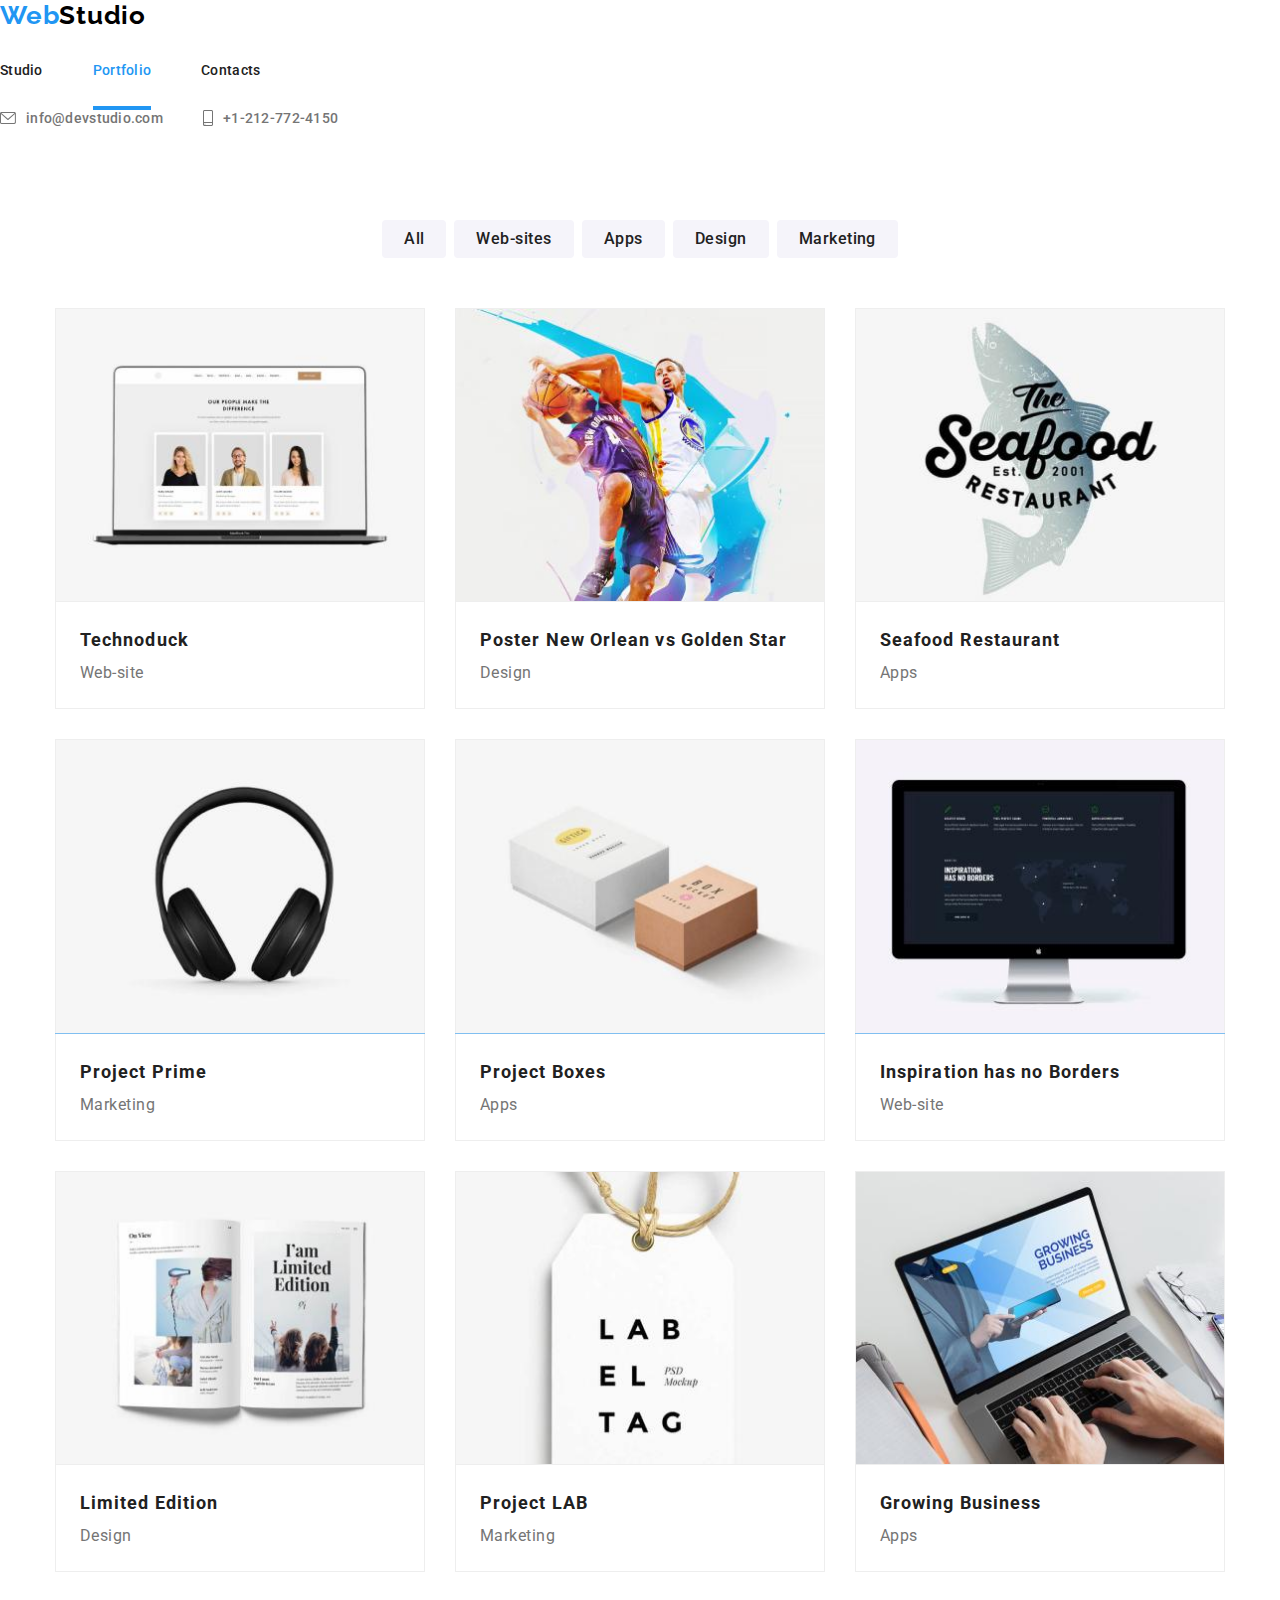
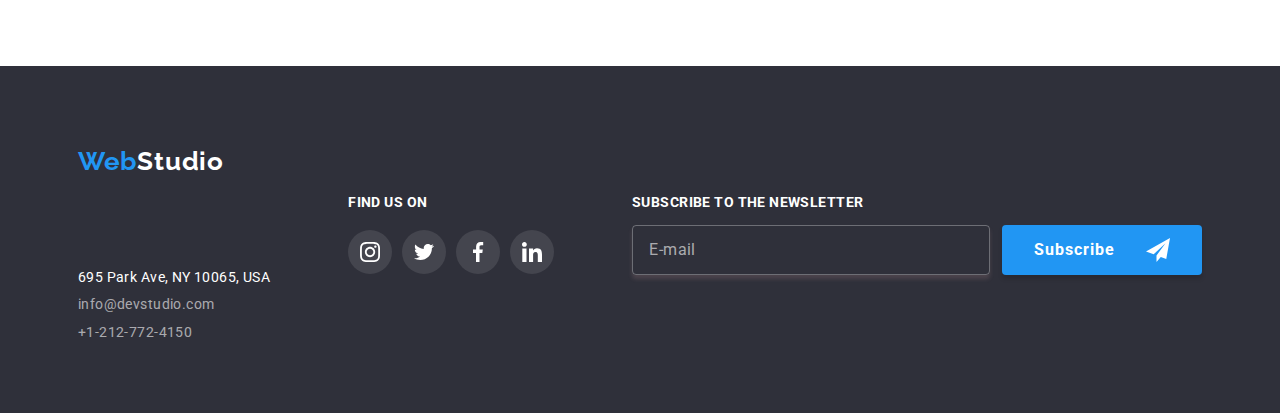
<file: portfolio.html>
<!DOCTYPE html>
<html lang="en">
  <head>
    <meta charset="UTF-8" />
    <meta name="viewport" content="width=device-width, initial-scale=1.0" />
    <title>WebStudio</title>
    <link
      rel="stylesheet"
      href="https://cdnjs.cloudflare.com/ajax/libs/modern-normalize/1.0.0/modern-normalize.min.css"
    />
    <link rel="stylesheet" href="css/styles.css" />
    <link rel="preconnect" href="https://fonts.gstatic.com" crossorigin />
    <link
      href="https://fonts.googleapis.com/css2?family=Raleway:wght@700&family=Roboto:wght@400;500;700;900&display=swap"
      rel="stylesheet"
    />
  </head>
  <body>
    <div class="container">
      <header class="global-header">
         <div class="mobile-header">
          <a href="index.html" class="logo">
            <span class="logo-web">Web</span
            ><span class="logo-studio">Studio</span>
          </a>
         </div> 

        <div class="nav-container">
          <a href="index.html" class="logo">
            <span class="logo-web">Web</span
            ><span class="logo-studio">Studio</span>
          </a>
          <nav class="main-navigation">
            <ul class="header-navigation">
              <li><a href="./index.html">Studio</a></li>
              <li><a href="./portfolio.html" id="current">Portfolio</a></li>
              <li><a href="./contacts.html">Contacts</a></li>
            </ul>
          </nav>

          <div class="contacts">
            <div class="email-contact">
              <svg class="icon-envelope">
                <use href="./images/icons.svg#icon-envelopesvg" />
              </svg>
              <a href="mailto:info@devstudio.com">info@devstudio.com</a>
            </div>
            <div class="phone-contact">
              <svg class="icon-smartphone">
                <use href="./images/icons.svg#icon-smartphonesvg" />
              </svg>
              <a href="tel:+1-212-772-4150">+1-212-772-4150</a>
            </div>
          </div>
        </div>
      </header>

      <main>
        <section class="section">
          <ul class="buttons">
            <li><button type="button">All</button></li>
            <li><button type="button">Web-sites</button></li>
            <li><button type="button">Apps</button></li>
            <li><button type="button">Design</button></li>
            <li><button type="button">Marketing</button></li>
          </ul>

          <ul class="services-types">
            <li class="item">
              <div class="image-container">
                <img
                  src="./images/img-technoduck.jpg"
                  alt="web-site-technoduck"
                  width="370"
                  height="294"
                />
                <div class="overlay">
                  <p>
                    Technoduck is a state-of-the-art coronavirus distribution
                    platform. Companies use this platform for digital espionage
                    and attacks on competitors' secure servers.
                  </p>
                </div>
              </div>
              <div class="services-types-names">
                <h3>Technoduck</h3>
                <p>Web-site</p>
              </div>
            </li>
            <li class="item">
              <div class="image-container">
                <img
                  src="./images/img-poster.jpg"
                  alt="design-poster"
                  width="370"
                  height="294"
                />
                <div class="overlay">
                  <p>
                    Lorem ipsum, dolor sit amet consectetur adipisicing elit.
                    Deserunt distinctio ducimus recusandae commodi, similique
                    excepturi cumque. Recusandae reprehenderit voluptas commodi!
                  </p>
                </div>
              </div>
              <div class="services-types-names">
                <h3>Poster New Orlean vs Golden Star</h3>
                <p>Design</p>
              </div>
            </li>
            <li class="item">
              <div class="image-container">
                <img
                  src="./images/img-seafood.jpg"
                  alt="apps-seafood-restaurant"
                  width="370"
                  height="294"
                />
                <div class="overlay">
                  <p>
                    Lorem ipsum, dolor sit amet consectetur adipisicing elit.
                    Deserunt distinctio ducimus recusandae commodi, similique
                    excepturi cumque. Recusandae reprehenderit voluptas commodi!
                  </p>
                </div>
              </div>
              <div class="services-types-names">
                <h3>Seafood Restaurant</h3>
                <p>Apps</p>
              </div>
            </li>
            <li class="item">
              <div class="image-container">
                <img
                  src="./images/img-project-prime.jpg"
                  alt="marketing-project-prime"
                  width="370"
                  height="294"
                />
                <div class="overlay">
                  <p>
                    Lorem ipsum, dolor sit amet consectetur adipisicing elit.
                    Deserunt distinctio ducimus recusandae commodi, similique
                    excepturi cumque. Recusandae reprehenderit voluptas commodi!
                  </p>
                </div>
              </div>
              <div class="services-types-names">
                <h3>Project Prime</h3>
                <p>Marketing</p>
              </div>
            </li>
            <li class="item">
              <div class="image-container">
                <img
                  src="./images/img-project-boxes.jpg"
                  alt="apps-project-boxes"
                  width="370"
                  height="294"
                />
                <div class="overlay">
                  <p>
                    Lorem ipsum, dolor sit amet consectetur adipisicing elit.
                    Deserunt distinctio ducimus recusandae commodi, similique
                    excepturi cumque. Recusandae reprehenderit voluptas commodi!
                  </p>
                </div>
              </div>
              <div class="services-types-names">
                <h3>Project Boxes</h3>
                <p>Apps</p>
              </div>
            </li>
            <li class="item">
              <div class="image-container">
                <img
                  src="./images/img-inpiration.jpg"
                  alt="web-site-inspiration"
                  width="370"
                  height="294"
                />
                <div class="overlay">
                  <p>
                    Lorem ipsum, dolor sit amet consectetur adipisicing elit.
                    Deserunt distinctio ducimus recusandae commodi, similique
                    excepturi cumque. Recusandae reprehenderit voluptas commodi!
                  </p>
                </div>
              </div>
              <div class="services-types-names">
                <h3>Inspiration has no Borders</h3>
                <p>Web-site</p>
              </div>
            </li>
            <li class="item">
              <div class="image-container">
                <img
                  src="./images/img-limited-edition.jpg"
                  alt="design-limited-edition"
                  width="370"
                  height="294"
                />
                <div class="overlay">
                  <p>
                    Lorem ipsum, dolor sit amet consectetur adipisicing elit.
                    Deserunt distinctio ducimus recusandae commodi, similique
                    excepturi cumque. Recusandae reprehenderit voluptas commodi!
                  </p>
                </div>
              </div>
              <div class="services-types-names">
                <h3>Limited Edition</h3>
                <p>Design</p>
              </div>
            </li>
            <li class="item">
              <div class="image-container">
                <img
                  src="./images/img-project-lab.jpg"
                  alt="marketing-project-lab"
                  width="370"
                  height="294"
                />
                <div class="overlay">
                  <p>
                    Lorem ipsum, dolor sit amet consectetur adipisicing elit.
                    Deserunt distinctio ducimus recusandae commodi, similique
                    excepturi cumque. Recusandae reprehenderit voluptas commodi!
                  </p>
                </div>
              </div>
              <div class="services-types-names">
                <h3>Project LAB</h3>
                <p>Marketing</p>
              </div>
            </li>
            <li class="item">
              <div class="image-container">
                <img
                  src="./images/img-growing-business.jpg"
                  alt="apps-growing-business"
                  width="370"
                  height="294"
                />
                <div class="overlay">
                  <p>
                    Lorem ipsum, dolor sit amet consectetur adipisicing elit.
                    Deserunt distinctio ducimus recusandae commodi, similique
                    excepturi cumque. Recusandae reprehenderit voluptas commodi!
                  </p>
                </div>
              </div>
              <div class="services-types-names">
                <h3>Growing Business</h3>
                <p>Apps</p>
              </div>
            </li>
          </ul>
        </section>
      </main>

      <footer class="global-footer">
        <div class="footer-parent">
          <div class="footer-logo-and-address">
            <div class="footer-logo-container">
              <a href="index.html" class="footer-logo"
                ><span class="footer-logo-web">Web</span
                ><span class="footer-logo-studio">Studio</span></a
              >
            </div>
            <br />
            <br />
            <address class="address">
              <p class="phisical-address">695 Park Ave, NY 10065, USA</p>
              <p class="footer-contact">info@devstudio.com</p>
              <p class="footer-contact">+1-212-772-4150</p>
            </address>
          </div>
          <div class="footer-social-links">
            <h4>FIND US ON</h4>
            <ul class="list-of-social-links">
              <li class="item-list-footer-link">
                <a class="footer-icons">
                  <svg>
                    <use href="./images/icons.svg#icon-instagram-2" />
                  </svg>
                </a>
              </li>
              <li class="item-list-footer-link">
                <a class="footer-icons">
                  <svg>
                    <use href="./images/icons.svg#icon-twitter" />
                  </svg>
                </a>
              </li>
              <li class="item-list-footer-link">
                <a class="footer-icons">
                  <svg>
                    <use href="./images/icons.svg#icon-facebook" />
                  </svg>
                </a>
              </li>
              <li class="item-list-footer-link">
                <a class="footer-icons">
                  <svg>
                    <use href="./images/icons.svg#icon-linkedin" />
                  </svg>
                </a>
              </li>
            </ul>
          </div>
          <form class="subscribe-newsletter">
            <label class="form-label"> Subscribe to the newsletter</label>
            <div class="subscribe-container">
              <input
                type="email"
                name="email"
                class="input-email"
                placeholder="E-mail"
              />
              <button type="submit" class="subscribe-button">
                <span>Subscribe</span>
                <svg>
                  <use href="./images/icons.svg#icon-icon-send" />
                </svg>
              </button>
            </div>
          </form>
        </div>
      </footer>
    </div>
  </body>
</html>
</file>
<file: css/styles.css>
:root {
    --default-background: #FFFFFF;
    --active-link: #2196F3;
    --footer-background: #2F303A;
    --title-color: #212121;
    --paragraph-color: #757575;
    --buttons-background: #F5F4FA;
    --default-color: #000;
    --social-icons-color: #AFB1B8;
    --transition: 250ms cubic-bezier(0.4, 0, 0.2, 1);
    --width-mobile: 450px;
    --width-tablet: 354px;
    --width-desktop: 270px;
}

* {
    padding: 0;
    margin: 0;
}

body {
    font-family: Roboto, 'Courier New', Courier, monospace;
    background-color: var(--default-background);
    font-style: normal;
    width: 100%;
    overflow-x: hidden;
}

.section {
    padding-top: 60px;
    padding-bottom: 60px;
    width: auto;
    height: auto;
}

.mobile-header {
    height: 60px;
    position: relative;
}

.mobile-logo {
    position: absolute;
    top: 16px;
    left: 15px;
    font-family: Raleway, 'Courier New', Courier, monospace;
    font-size: 26px;
    font-weight: 700;
    line-height: normal;
    letter-spacing: 0.78px;
}

.nav-container-mobile {
    position: absolute;
    top: 10px;
    right: 10px;
    cursor: pointer;
    transition: fill var(--transition);
}

.nav-container-mobile:hover {
    fill: var(--active-link) ;
}

.nav-container-mobile svg {
    width: 40px;
    height: 40px;
}

.nav-container-desktop {
    display: none;
}

.logo {
    font-family: Raleway, 'Courier New', Courier, monospace;
    font-size: 26px;
    font-weight: 700;
    line-height: normal;
    letter-spacing: 0.78px;
    padding-top: 25px;
    padding-bottom: 25px;
}

.logo-web {
    color: var(--active-link);
}

.logo-studio {
    color: var(--default-color);
}

a {
    text-decoration: none;
}

ul {
    list-style-type: none;
}

#current {
 color: var(--active-link);
 border-bottom: 4px solid var(--active-link);
 padding-bottom: 28px;
}

.header-navigation {
    display: flex;
    gap: 50px;
    font-size: 14px;
    font-weight: 500;
    line-height: normal;
    letter-spacing: 0.28px;
    padding-top: 32px;
    padding-bottom: 32px;
}

.header-navigation a {
    color: var(--title-color);
    transition: color var(--transition);
}

.header-navigation a:hover,
.header-navigation a:focus,
.header-navigation a:active {
    color: var(--active-link);
}

.contacts a {
    color: var(--paragraph-color);
    transition: color var(--transition);
}

.contacts a:hover {
    color: var(--active-link);
}

.icon-envelope {
    width: 16px;
    height: 11.996px;
    flex-shrink: 0;
    margin-right: 10px;
    fill: var(--paragraph-color);
}

.email-contact {
    display: flex;
    align-items: center; 
    transition: color var(--transition), fill var(--transition);
}

.email-contact:hover svg,
.email-contact:focus svg,
.email-contact:hover a,
.email-contact:focus a
 {
    fill: var(--active-link);
    color: var(--active-link);
}

.icon-smartphone {
    width: 10px;
    height: 16px;
    flex-shrink: 0;
    fill: var(--paragraph-color);
    margin-right: 10px;
}

.phone-contact {
    display: flex;
    align-items: center;
    justify-content: flex-start; 
    transition: color var(--transition), fill var(--transition);
}

.phone-contact:hover svg,
.phone-contact:hover a {
    fill: var(--active-link);
    color: var(--active-link);
}

.request-service {
    background-image: linear-gradient(rgba(47, 48, 58, 0.40), rgba(47, 48, 58, 0.40)), url(../images/background-section.jpg);
    height: 600px;
    display: flex;
    flex-direction: column;
    align-items: center;
    justify-content: center;
    margin: 0px;
    width: 100%;
    background-repeat: no-repeat;
    background-position: center;
    background-size: cover;
    gap: 30px;
    
}

.main-title {
    color: var(--default-background);
    text-align: center;
    font-size: 44px;
    font-weight: 900;
    line-height: 1.36;
    /* 136.364% */
    letter-spacing: 2.64px;
    text-transform: uppercase;
   x
}

.request-button {
    color: var(--default-background);
    font-family: inherit;
    text-align: center;
    font-size: 16px;
    font-weight: 700;
    line-height: 1.87;
    /* 187.5% */
    letter-spacing: 0.96px;
    background: var(--active-link);
    cursor: pointer;
    transition: background-color var(--transition);
    width: 200px;
    height: 50px;
    border-radius: 4px;
    border: none;
    box-shadow: 0px 4px 4px 0px rgba(0, 0, 0, 0.15);
}

.request-button:hover,
.request-button:focus {
    background-color: #188ceb;
}

.values-and-images {
    width: auto;
}

.company-values h3 {
    color: var(--title-color);
    width: 94vw; 
    height: 16px;
    font-size: 14px;
    font-weight: 700;
    line-height: normal;
    letter-spacing: 0.42px;
    text-transform: uppercase;
    padding-bottom: 10px;
    text-align: center;
}

.company-values {
    display: flex;
    justify-content: center;
    flex-wrap: wrap;
    gap: 30px;
    width: 100vw;
}

.company-values p {
    font-size: 14px;
    line-height: 24px;
    /* 171.429% */
    letter-spacing: 0.42px;
    width: 94vw;
    height: auto;
    padding-top: 10px;
}

.company-values svg {
    width: 64px;
    height: 64px;
}

.icons-company-values {
    width: 94vw; 
    height: 120px;
    flex-shrink: 0;
    background: var(--buttons-background);
    border-radius: 4px;
    margin-bottom: 30px;
    display: flex;
    justify-content: center;
    align-items: center;
}

p {
color: var(--paragraph-color);
}

.what-we-do-section {
    display: none;
}

.sections-title {
    color: var(--title-color);
    text-align: center;
    font-size: 28px;
    font-weight: 700;
    line-height: normal;
    letter-spacing: 1.08px;
    padding-bottom: 30px;
}

.images-what-we-do {
    display: flex;
    justify-content: center;
    flex-wrap: wrap;
    gap: 30px;
    max-width: auto;
}

.image-and-description {
    position: relative;
    display: flex;
    justify-content: center;
    align-items: center;
}

.image-and-description img {
    width: 370px;
    height: 294;
}

.image-description {
    position: absolute;
    bottom: 0;
    left: 0;
    color: var(--default-background);
    text-align: center;
    font-size: 14px;
    font-weight: 700;
    line-height: normal;
    letter-spacing: 0.42px;
    background: rgba(47, 48, 58, 0.80);
    padding-top: 27px;
    padding-bottom: 27px;
    margin: auto;
    width: 370px;
    height: 70px;
    flex-shrink: 0;
}

.our-team {
    background: var(--buttons-background);
    width: auto;
    height: auto;
}

.img-our-team {
    display: block;
    width: var(--width-mobile);
    height: auto;
    width: 94vw;
    height: auto;
}

.our-team-content {
    display: flex;
    flex-wrap: wrap;
    justify-content: center;
    gap: 30px;
    margin-right: 0px;
    padding-right: 0px;
    width: 100vw;
}

.item-our-team {
    margin-right: 0px;
    padding-right: 0px;
    box-shadow: 0px 2px 1px 0px rgba(0, 0, 0, 0.20), 0px 1px 1px 0px rgba(0, 0, 0, 0.14), 0px 1px 3px 0px rgba(0, 0, 0, 0.12);
    width: 94vw;
}

.names-our-team {
    width: auto;
    background-color: var(--default-background);
}

.our-team h3 {
    color: var(--title-color);
    text-align: center;
    font-size: 16px;
    font-weight: 500;
    line-height: normal;
    letter-spacing: 0.48px;
    padding-top: 30px;
    padding-bottom: 10px;
}

.our-team p {
    text-align: center;
    font-size: 16px;
    font-weight: 400;
    line-height: normal;
    letter-spacing: 0.48px;
    padding-bottom: 16px;
}

.our-team-icons {
    display: flex;
    justify-content: center;
    background-color: var(--default-background);
    padding-bottom: 30px;
    border-radius: 0px 0px 4px 4px;
    width: auto;
    gap: 10px;
}

.our-team-icon {
    width: 44px;
    height: 44px;
    flex-shrink: 0;
    fill: var(--social-icons-color);
    display: flex;
    align-items: center;
    justify-content: center;
    transition: background-color var(--transition), border-radius var(--transition), fill var(--transition);
}

.our-team-icon svg {
    width: 20px;
    height: 20px;
    flex-shrink: 0;
}

.our-team-icon:hover,
.our-team-icon:focus
 {
    background-color: var(--active-link);
    border-radius: 50px;
    fill: var(--default-background);
}

.list-of-links {
    display: flex;
    justify-content: center; 
    align-items: center;
    margin-top: 10px;
    flex-wrap: wrap;
    gap: 30px;
}

.list-of-links li {
    display: flex;
    justify-content: center;
    align-items: center;
    width: 210px;
    height: 92px;
    flex-shrink: 0;
    border-radius: 4px;
    border: 1px solid #AFB1B8;
    /* padding: 16px 32px; */
    fill: var(--social-icons-color);
    transition: border var(--transition), fill var(--transition);
}

.item-list-of-links svg {
    width: 106px;
    height: 60px;
    flex-shrink: 0;
}

.list-of-links li:hover,
.list-of-links li:focus
 {
    border: 1px solid var(--active-link);
    fill: var(--active-link);
}

.global-footer {
    background-color: var(--footer-background);
    gap: 28px;
}

.footer-logo-and-address {
    display: flex;
    flex-direction: column;
    justify-content: center;
    align-items: center;
    gap: 28px;
    margin-top: 10px;
}

.footer-logo {
    font-family: Raleway;
    font-size: 26px;
    font-weight: 700;
    line-height: normal;
    letter-spacing: 0.78px;
}

.footer-logo-web {
    color: var(--active-link);
}

.footer-logo-studio {
    color: var(--default-background);
}

.address {
    display: flex;
    flex-direction: column;
    justify-content: center;
    align-items: center;
    margin-bottom: 60px;
}


.phisical-address {
    color: var(--default-background);
    font-size: 14px;
    font-style: normal;
    line-height: normal;
    letter-spacing: 0.42px;
    padding-bottom: 12px;
}

.footer-contact {
    color: rgba(255, 255, 255, 0.60);
    font-size: 14px;
    font-style: normal;
    line-height: 1.14;
    /* 114.286% */
    letter-spacing: 0.42px;
    padding-bottom: 12px;
    transition: color var(--transition);
}

.global-footer .footer-contact:hover,
.global-footer .footer-contact:focus {
    color: var(--active-link);
} 

.footer-parent {
    display: flex;
    flex-direction: column;
    justify-content: center;
    align-items: center;
    height: auto;
    padding-top: 60px;
    padding-bottom: 60px;
    /* flex-wrap: wrap; */
}

.footer-contact-and-address-tablet {
    display: none;
}

.footer-social-links {
    display: flex;
    flex-direction: column;
    justify-content: center;
    align-items: center;
    height: 80px;
    width: 206px;
    gap: 20px;
    margin-bottom: 60px;
   /* padding-top: 20px; */
}

.list-of-social-links {
    display: flex;
    justify-content: center;
}

.footer-social-links h4 {
    color: var(--default-background);
    font-size: 14px;
    font-weight: 700;
    line-height: normal;
    letter-spacing: 0.42px;
}

.item-list-footer-link {
    width: 44px;
    height: 44px;
    flex-shrink: 0;
    background-color: rgba(255, 255, 255, 0.10);
    border-radius: 50px;
    display: flex;
    justify-content: space-around;
    padding: 12px;
    margin-right: 10px;
    transition: background var(--transition);
}

.item-list-footer-link:hover,
.item-list-footer-link:focus
 {
    background: var(--active-link);
}

.footer-icons svg {
    width: 20px;
    height: 20px;
    flex-shrink: 0;
    fill: var(--default-background);
}

.subscribe-newsletter {
   /* padding-top: 20px;
    padding-left: 80px; */
    display: flex;
    flex-direction: column;
    gap: 15px;
    align-items: center;
    justify-content: center;
}

.form-label {
    color: var(--default-background);
    font-size: 14px;
    font-weight: 700;
    line-height: normal;
    letter-spacing: 0.42px;
    text-transform: uppercase;
    display: flex;
    flex-direction: column;
}

.input-email {
    width: 94vw;
    height: 50px;
    flex-shrink: 0;
    border-radius: 4px;
    border: 1px solid rgba(255, 255, 255, 0.30);
    background: rgba(33, 150, 243, 0.00);
    box-shadow: 0px 4px 4px 0px rgba(240, 184, 184, 0.15);
    padding-left: 16px;
    color: var(--default-background);
    transition: border var(--transition);
}

.input-email:hover,
.input-email:focus {
    outline: none;
    border: 1px solid var(--active-link);
}

.input-email::placeholder {
    display: flex;
    width: 47px;
    height: 20px;
    flex-direction: column;
    justify-content: center;
    flex-shrink: 0;
    color: rgba(255, 255, 255, 0.60);
    font-size: 16px;
    font-weight: 400;
    line-height: 20px;
    /* 125% */
    letter-spacing: 0.48px;
}

.subscribe-button {
    width: 200px;
    height: 50px;
    flex-shrink: 0;
    border-radius: 4px;
    background: #2196F3;
    box-shadow: 0px 4px 4px 0px rgba(0, 0, 0, 0.15);
    color: var(--default-background);
    font-size: 16px;
    font-weight: 700;
    line-height: 30px; /* 187.5% */
    letter-spacing: 0.96px;
    display: flex;
    justify-content: space-evenly;
    align-items: center;
    cursor: pointer;
    border: none;
}

.subscribe-newsletter svg {
    width: 24px;
    height: 24px;
    flex-shrink: 0;
}

.subscribe-container {
    display: flex;
    align-items: center;
    flex-direction: column;
    gap: 20px;
}

/* Page portofolio */

.buttons button {
    cursor: pointer;
    background-color: var(--buttons-background);
    color: var(--title-color);
    text-align: center;
    font-family: inherit;
    font-size: 16px;
    font-weight: 500;
    line-height: 1.62;
    /* 162.5% */
    letter-spacing: 0.48px;
    border: 0;
    padding: 6px 22px;
    border-radius: 4px;
    transition: background-color var(--transition), color var(--transition), border var(--transition), box-shadow var(--transition);
}

.buttons {
    display: flex;
    justify-content: center;
    gap: 8px;
    margin-bottom: 50px;
}

.buttons button:hover,
.buttons button:focus,
.buttons button:active {
    background-color: var(--active-link);
    color: var(--default-background);
    border: 0;
    box-shadow: 0px 2px 2px 0px rgba(0, 0, 0, 0.12), 0px 1px 2px 0px rgba(0, 0, 0, 0.08), 0px 3px 1px 0px rgba(0, 0, 0, 0.10);
}

.services-types h3 {
    color: var(--title-color);
    font-size: 18px;
    font-weight: 700;
    line-height: 2;
    /* 200% */
    letter-spacing: 1.08px;
}

.services-types p {
    font-size: 16px;
    line-height: 1.87;
    letter-spacing: 0.48px;
}

.services-types {
    display: flex;
    flex-wrap: wrap;
    justify-content: center;
    gap: 30px;
}

.item {
    background: var(--default-background); 
    width: 370px;
    flex-shrink: 0;
    transition: box-shadow var(--transition);
}

.item:hover {
    box-shadow: 1px 4px 6px 0px rgba(0, 0, 0, 0.16), 0px 4px 4px 0px rgba(0, 0, 0, 0.06), 0px 1px 1px 0px rgba(0, 0, 0, 0.12);
}

.image-container {
    position: relative;
    overflow: hidden;
}

.overlay {
    position: absolute;
    top: 0;
    left: 0;
    width: 100%;
    height: 100%;
    background: rgba(33, 150, 243, 0.90);
    
    transform: translatey(100%);
    transition: transform var(--transition);
}

.overlay p {
    color: var(--default-background);
    font-size: 18px;
    font-weight: 400;
    line-height: 28px;
    /* 155.556% */
    letter-spacing: 0.54px;
    padding: 63px 24px 91px;
}

.item:hover .overlay {
    transform: translatey(0);
}

.item img {
    display: block;
    max-width: 100%;
    height: auto;
    border: 1px solid #EEE;
}

.services-types-names {
    border: 1px solid #EEE;
    border-top: 0;
    width: 370px;
    padding: 20px 24px;
}

.container {
    padding: 0px;
    margin-left: auto;
    margin-right: auto;
  
}

/* Book service modal  */

.modal {
    position: fixed;
    width: 100vw;
    height: 100vh;
    top: 0;
    left: 0;
    display: flex;
    justify-content: center;
    align-items: center;
    background: rgba(0, 0, 0, 0.20); 
}

.modal-content {
    background-color: var(--default-background);
    width: 94vw;
    height: 609px;
    flex-shrink: 0;
    border-radius: 4px;
    background: var(--default-background);
    box-shadow: 0px 2px 1px 0px rgba(0, 0, 0, 0.20), 0px 1px 1px 0px rgba(0, 0, 0, 0.14), 0px 1px 3px 0px rgba(0, 0, 0, 0.12);
    position: relative;
}

.is-hidden {
   visibility: hidden;
   opacity: 0;
   pointer-events: none;
}

.close-btn {
    position: absolute;
    display: flex;
    justify-content: center;
    align-items: center;
    width: 30px;
    height: 30px;
    flex-shrink: 0;
    background-color: var(--default-background);
    border-radius: 50px;
    border: 1px solid rgba(0, 0, 0, 0.10);
    top: 1%;
    right: 1%;
    cursor: pointer;
    
}

.close-btn svg {
    position: absolute;
    width: 18px;
    height: 18px;
    flex-shrink: 0;
    transition: fill var(--transition);
}

.close-btn:hover svg {
    fill: var(--active-link);
}

.close-btn:focus svg {
    fill: var(--active-link);
}

@keyframes OpenModal {
    from {
        opacity: 0;
    }
    to {
        opacity: 1;
    }
}

.modal-content {
    animation-name: OpenModal;
    animation-duration: 2s;
    animation-delay: 0.5s;
    
}

.is-hidden {
    animation-name: OpenModal;
    animation-duration: 2s;
    animation-delay: 0.5s; 
}

.form-section {
    padding: 40px 0px 20px 0px;
    display: flex;
    flex-direction: column;
    align-items: center;
}

.form-section p {
    width: 82vw;
    color: var(--title-color);
    text-align: center;
    font-size: 20px;
    font-weight: 700;
    line-height: normal;
    letter-spacing: 0.6px;
    margin-bottom: 10px;
}

.form-label-contact {
    color: var(--paragraph-color);
    align-items: start;
    font-size: 12px;
    font-weight: 400;
    line-height: normal;
    letter-spacing: 0.12px;
    display: flex;

}

.input-container {
    display: flex;
    flex-direction: column;
    /* justify-content: space-around; */
    align-items: start;
    gap: 4px;
    position: relative;
    margin-bottom: 10px;
}

.textfield {
    width: 82vw;
    max-width: 450px;
    height: 40px;
    flex-shrink: 0;
    border-radius: 4px;
    border: 1px solid rgba(33, 33, 33, 0.20);
    padding: 11px 12px 11px 42px;
    transition: border var(--transition);
}

.input-box {
    position: relative;
    background-color: var(--default-background);
}

.input-box svg {
    width: 18px;
    height: 18px;
    flex-shrink: 0;
    position: absolute;
    top: calc(50% - 9px);
    left: 12px;
    fill: var(--title-color);
    transition: fill var(--transition);
}

.textfield:focus,
textarea:focus {
    outline: none;
    border: 1px solid #2196F3;
}

.textfield:hover,
.textarea:hover {
    outline: none;
    border: 1px solid #2196F3;
}

.textfield:focus + svg {
    fill: var(--active-link);
}

.textfield:hover+ svg {
    fill: var(--active-link);
}

.textarea {
    height: 120px;
    width: 82vw;
    padding: 12px 16px;
    border-radius: 4px;
    border: 1px solid rgba(33, 33, 33, 0.20);
    transition: border var(--transition);
}

.textarea::placeholder {
    color: rgba(117, 117, 117, 0.50);
    font-size: 12px;
    font-weight: 400;
    line-height: normal;
    letter-spacing: 0.12px;
}

.terms-and-conditions-container {
    position: relative;
    display: flex;
    flex-direction: row;
    align-items: center;
    gap: 8px;
    cursor: pointer;
    width: 94vw;
    justify-content: center;
}

.terms-and-conditions-label svg {
    width: 13px;
    height: 13px;
    position: absolute;
    top: calc(50% - 7.5px);
    left: 0;
}

.terms-and-conditions-label span {
    width: 337px;
    height: 14px;
    flex-shrink: 0;
    color: var(--paragraph-color);
    font-size: 12px;
    font-weight: 400;
    line-height: normal;
    letter-spacing: 0.36px;
}

.terms-and-conditions-label a {
    text-decoration-line: underline;
    color: var(--active-link);
}

.terms-and-conditions-check{
    margin-left: 25px;
}

.terms-and-conditions-check:checked + label > svg {
    display: none;
}

.input-send {
    width: 200px;
    height: 50px;
    flex-shrink: 0;
    border-radius: 4px;
    background: #2196F3;
    box-shadow: 0px 4px 4px 0px rgba(0, 0, 0, 0.15);
    cursor: pointer;
    color: var(--default-background);
    text-align: center;
    font-size: 16px;
    font-weight: 700;
    line-height: 30px; /* 187.5% */
    letter-spacing: 0.96px;
    border: none;
    
}

.terms-and-button-container {
    display: flex;
    flex-direction: column;
    gap: 30px;
    justify-content: center;
    align-items: center;
    width: 94vw;
}

.js-menu-container {
    display: none;
}

.js-menu-container.is-open {
    display: flex;
    flex-direction: column;
    position: fixed;
    top: 0;
    right: 0;
    background-color: #fff;
    width: 100vw;
    height: 100vh;
    padding: 10px 15px 48px 20px;
    z-index: 1;
}

  .js-menu-container .js-close-menu {
    border: none;
    background: none;
    cursor: pointer;
    align-self: flex-end;
    margin-bottom: 30px;
}

  .js-menu-container .js-close-menu svg {
    width: 30px;
    height: 30px;
}

.js-close-menu:hover {
    fill: var(--active-link);
}

.menu-drawer-navigation {
    display: flex;
    flex-direction: column;
}

.menu-drawer-navigation ul {
    display: flex;
    flex-direction: column;
    gap: 32px;
    margin-bottom: 250px;
}

.menu-drawer-navigation a {
    color: var(--title-color);
    font-size: 30px;
    font-weight: 500;
    line-height: normal;
    letter-spacing: 0.8px;
    transition: color var(--transition);
}

.contact-mobile-menu {
    display: flex;
    flex-direction: column;
    gap: 32px;
    margin-bottom: 64px;
}

.phone-mobile-menu {
    color: var(--active-link);
    font-size: 30px;
    font-weight: 500;
    line-height: normal;
    letter-spacing: 0.68px;
}

.email-mobile-menu {
    color: var(--paragraph-color);
    font-size: 24px;
    font-weight: 500;
    line-height: normal;
    letter-spacing: 0.48px;
}

.social-media-mobile-menu {
    display: flex;
    justify-content: flex-start; 
    gap: 5px;
}

.social-media-mobile-menu a {
    color: var(--active-link);
    font-size: 15px;
    font-weight: 500;
    line-height: 22px; /* 122.222% */
    letter-spacing: 0.36px;
    padding-right: 5px;
}

.menu-drawer-navigation a:hover {
    color: var(--active-link);
}

.social-media-mobile-menu a:not(:last-child) {
    border-right: 1px solid rgba(33, 33, 33, 0.20);
}


/* Mobile */
@media screen and (min-width: 480px) {

    .modal-content {
        max-width: 450px;
    }

    .form-section p {
        width: 370px;
    }

    .textfield {
        width: 370px;
        max-width: 450px;
    }

    .textarea {
        width: 370px;
    }

    .js-menu-container.is-open {
        padding: 10px 15px 48px 40px;
    }

    .menu-drawer-navigation a {
        font-size: 40px;
    }

    .phone-mobile-menu {
        font-size: 34px;
    }

    .social-media-mobile-menu a {
        font-size: 18px;
    }

    .menu-drawer-navigation ul {
        margin-bottom: 306px;
    }

}

/*Tablet */
@media screen and (min-width: 768px) {

    .nav-container-desktop {
        background-color: var(--default-background);
        height: 80px;
        display: flex;
        align-items: center;
        justify-content: space-around;
        flex-wrap: wrap;
        border-bottom: 2px solid var(--buttons-background);
    }

    .mobile-header {
        display: none;
    }

    .contacts {
    display: flex;
  /*  align-items: center;
    justify-content: flex-start; */
    font-size: 14px;
    font-weight: 500;
    line-height: normal;
    letter-spacing: 0.28px;
    flex-direction: column;
    gap: 10px;
    }

    .icons-company-values {
        width: var(--width-tablet); 
    }

    .company-values p {
        width: var(--width-tablet);
    }

    .company-values h3 {
        width: 270px;
        text-align: left;
    }

    .item-our-team {
        width: var(--width-tablet);
    }

    .img-our-team {
        width: var(--width-tablet);
    }

    .list-of-links li {
        width: 226px;
    }

    .footer-contact-and-address-tablet {
        display: flex;
        flex-direction: row;
        justify-content: space-around;
        width: 100%;
        margin-bottom: 60px;
    }

    .footer-logo-and-address-tablet {
        display: flex;
        flex-direction: column;
        justify-content: center;
        align-items: center;
        gap: 28px;
       
    }

    .address-tablet {
        display: flex;
        flex-direction: column;
        justify-content: center;
        align-items: center;

    }

    .footer-social-links-tablet {
        display: flex;
        flex-direction: column;
        justify-content: center;
        align-items: center;
        /* height: 80px;
        width: 206px; */
        gap: 20px;
        margin-bottom: 60px;
        margin-top: 10px;
    }

    .footer-social-links-tablet h4 {
        color: var(--default-background);
        font-size: 14px;
        font-weight: 700;
        line-height: normal;
        letter-spacing: 0.42px;
    }

    .footer-logo-and-address {
        display: none;
    }

    .address {
        margin-bottom: 0px;
    }

    .footer-social-links {
        display: none;
    } 

    .input-email {
        width: 450px;
    }

    .form-section {
        padding: 40px 40px 20px 40px;
    }

}

/* Desktop */
@media screen and (min-width: 1158px) {
    .section {
        padding-top: 94px;
        padding-bottom: 94px;
    }
  
    .contacts {
    flex-direction: row;
    gap: 40px;
  }

  .modal-content {
    width: 528px;
    height: 581px; 
    max-width: 528px;
  }

  .form-section p {
    width: 448px;
  }

  .textfield {
    width: 448px;
    height: 40px;
  }

  .textarea {
    width: 448px;
  }

  .terms-and-conditions-label span {
    width: 396px;
    height: 24px;
    font-size: 14px;
    line-height: 24px; /* 171.429% */
    letter-spacing: 0.42px;
  }

  .icons-company-values {
    width: var(--width-desktop); 
  }

  .company-values {
    margin-bottom: 94px;
  }

  .company-values p {
    width: var(--width-desktop);
  }

  .item-our-team {
    width: var(--width-desktop);
  }

  .img-our-team {
    width: var(--width-desktop);
  }

  .list-of-links li {
    width: 170px;
  }

  .sections-title {
    font-size: 36px;
    padding-bottom: 50px;
  }

  .what-we-do-section {
    display: block;
  }

  .footer-parent {
    display: flex;
    flex-direction: row;
    justify-content: space-evenly;
  }

  .footer-contact-and-address-tablet {
    display: none;
  }

  .footer-logo-and-address {
    display: flex;
    margin-top: 20px;
    align-items: start;
  }

  .address {
    margin-bottom: 0px;
    align-items: start;
  }

  .footer-social-links {
    display: flex;
    margin-bottom: 10px;
    margin-top: 0px;
    align-items: start;
  }

   .input-email {
    width: 358px;
   }

   .subscribe-newsletter {
    align-items: start;
    justify-content: space-evenly;
    margin-bottom: 10px;
   }

   .subscribe-container {
    flex-direction: row;
    gap: 12px;
   }
   
}
</file>
